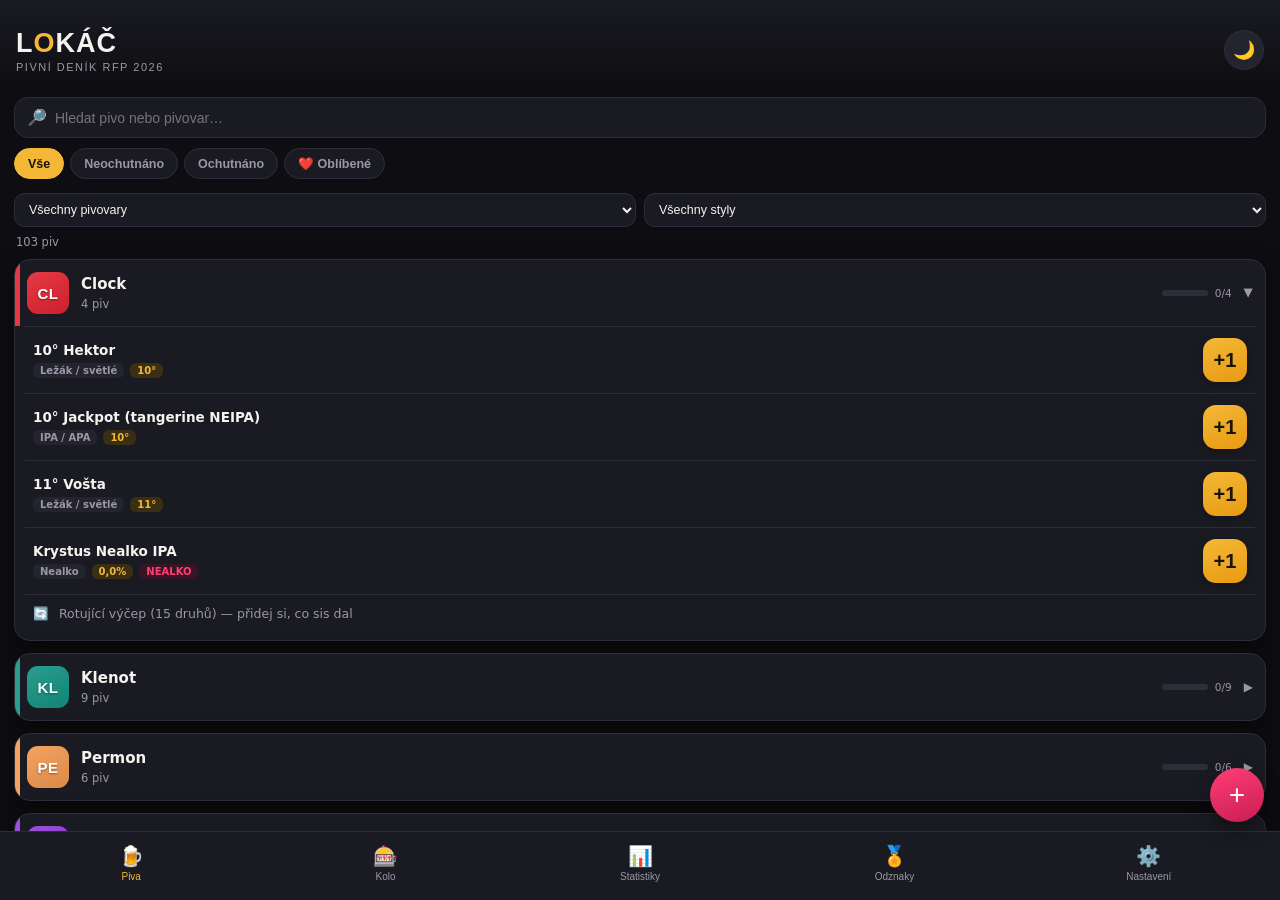
<file: index.html>
<!DOCTYPE html>
<html lang="cs" data-theme="dark">
<head>
  <meta charset="UTF-8">
  <meta name="viewport" content="width=device-width, initial-scale=1, viewport-fit=cover">
  <meta name="theme-color" content="#0e0e12">
  <title>Lokáč</title>
  <link rel="manifest" href="./manifest.webmanifest">
  <link rel="apple-touch-icon" href="./icons/icon-192.png">
  <link rel="stylesheet" href="./styles.css">
</head>
<body>
  <div class="app" id="app">
    <div class="head">
      <div class="title"><b>L<i>O</i>KÁČ</b><small>PIVNÍ DENÍK RFP 2026</small></div>
      <button class="theme-btn" id="themeBtn" title="Přepnout motiv">🌙</button>
    </div>
    <div class="body" id="body"></div>
    <button class="fab" id="fab" title="Přidat vlastní pivo">+</button>
    <div class="tabs" id="tabs">
      <button class="tab active" data-scr="list"><span class="ti">🍺</span>Piva</button>
      <button class="tab" data-scr="wheel"><span class="ti">🎰</span>Kolo</button>
      <button class="tab" data-scr="stats"><span class="ti">📊</span>Statistiky</button>
      <button class="tab" data-scr="ach"><span class="ti">🏅</span>Odznaky</button>
      <button class="tab" data-scr="set"><span class="ti">⚙️</span>Nastavení</button>
    </div>
    <div class="sheet-bg" id="sheetBg"></div>
    <div class="sheet" id="sheet"></div>
  </div>
  <script type="module" src="./js/app.js"></script>
</body>
</html>
</file>
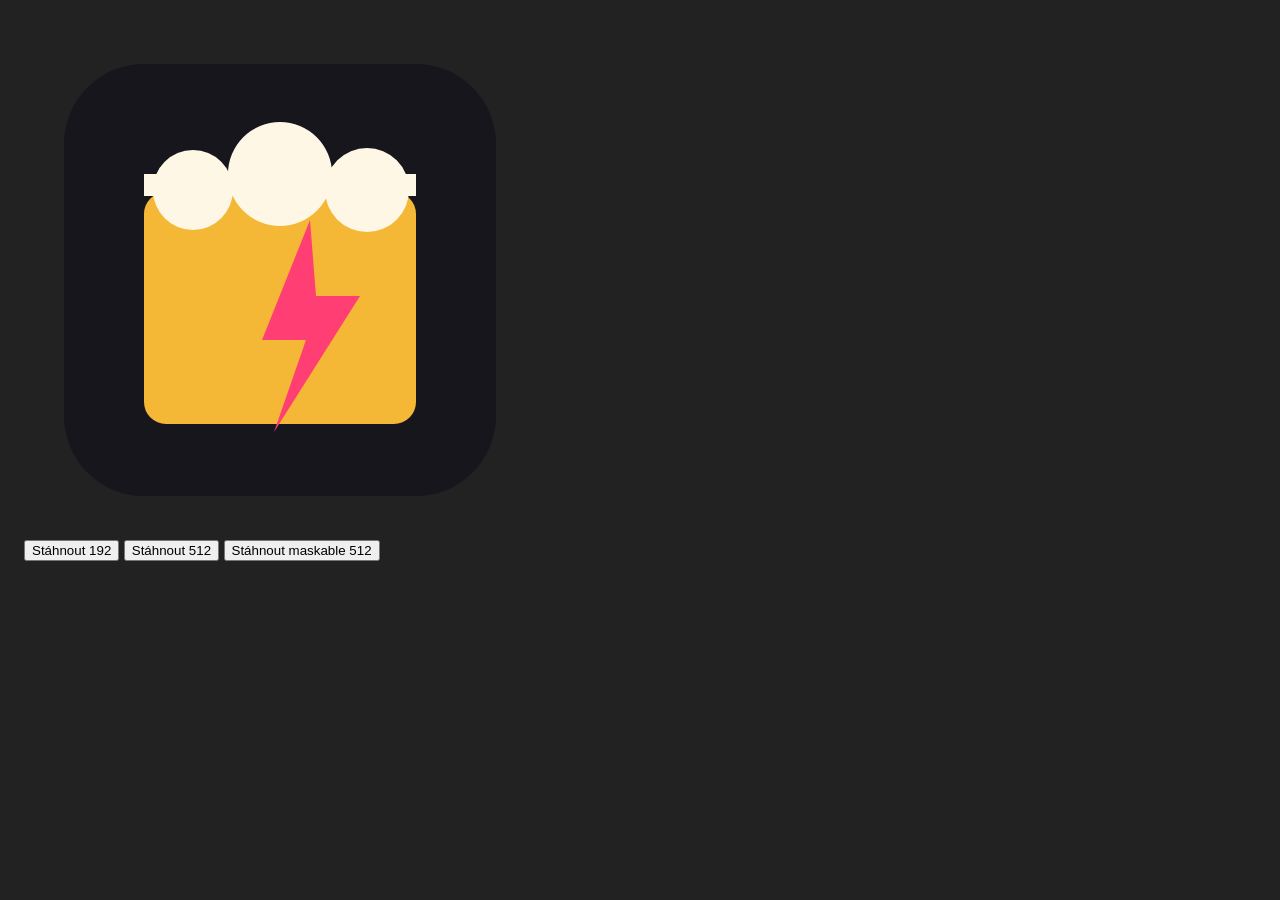
<file: icons/generate-icon.html>
<!DOCTYPE html><html lang="cs"><head><meta charset="UTF-8"><title>Ikona Lokáč</title></head>
<body style="background:#222;color:#eee;font-family:sans-serif;padding:16px">
<canvas id="c" width="512" height="512"></canvas>
<div><button onclick="dl(192,'icon-192.png')">Stáhnout 192</button>
<button onclick="dl(512,'icon-512.png')">Stáhnout 512</button>
<button onclick="dl(512,'icon-maskable-512.png',true)">Stáhnout maskable 512</button></div>
<script>
const c=document.getElementById('c'),x=c.getContext('2d');
function round(rx,ry,w,h,r){x.beginPath();x.moveTo(rx+r,ry);x.arcTo(rx+w,ry,rx+w,ry+h,r);x.arcTo(rx+w,ry+h,rx,ry+h,r);x.arcTo(rx,ry+h,rx,ry,r);x.arcTo(rx,ry,rx+w,ry,r);x.closePath();}
function draw(maskable){
  x.clearRect(0,0,512,512);
  // pozadí
  if(maskable){ x.fillStyle='#0e0e12'; x.fillRect(0,0,512,512); }
  else { x.fillStyle='#16161c'; round(40,40,432,432,80); x.fill(); }
  const pad=maskable?150:120;
  const w=512-2*pad;
  // sklenice (půllitr)
  x.fillStyle='#f4b836'; round(pad,168,w,232,22); x.fill();
  // pěna
  x.fillStyle='#fff7e6'; x.beginPath();
  x.arc(pad+w*0.18,166,40,0,7); x.arc(pad+w*0.5,150,52,0,7); x.arc(pad+w*0.82,166,42,0,7);
  x.fill();
  x.fillRect(pad,150,w,22);
  // blesk (rock)
  x.fillStyle='#ff3e74'; x.beginPath();
  x.moveTo(286,196); x.lineTo(238,316); x.lineTo(282,316); x.lineTo(250,408);
  x.lineTo(336,272); x.lineTo(292,272); x.closePath(); x.fill();
}
function dl(size,name,maskable){const t=document.createElement('canvas');t.width=t.height=size;const tx=t.getContext('2d');draw(maskable);tx.drawImage(c,0,0,size,size);const a=document.createElement('a');a.href=t.toDataURL('image/png');a.download=name;a.click();}
draw(false);
</script></body></html>
</file>
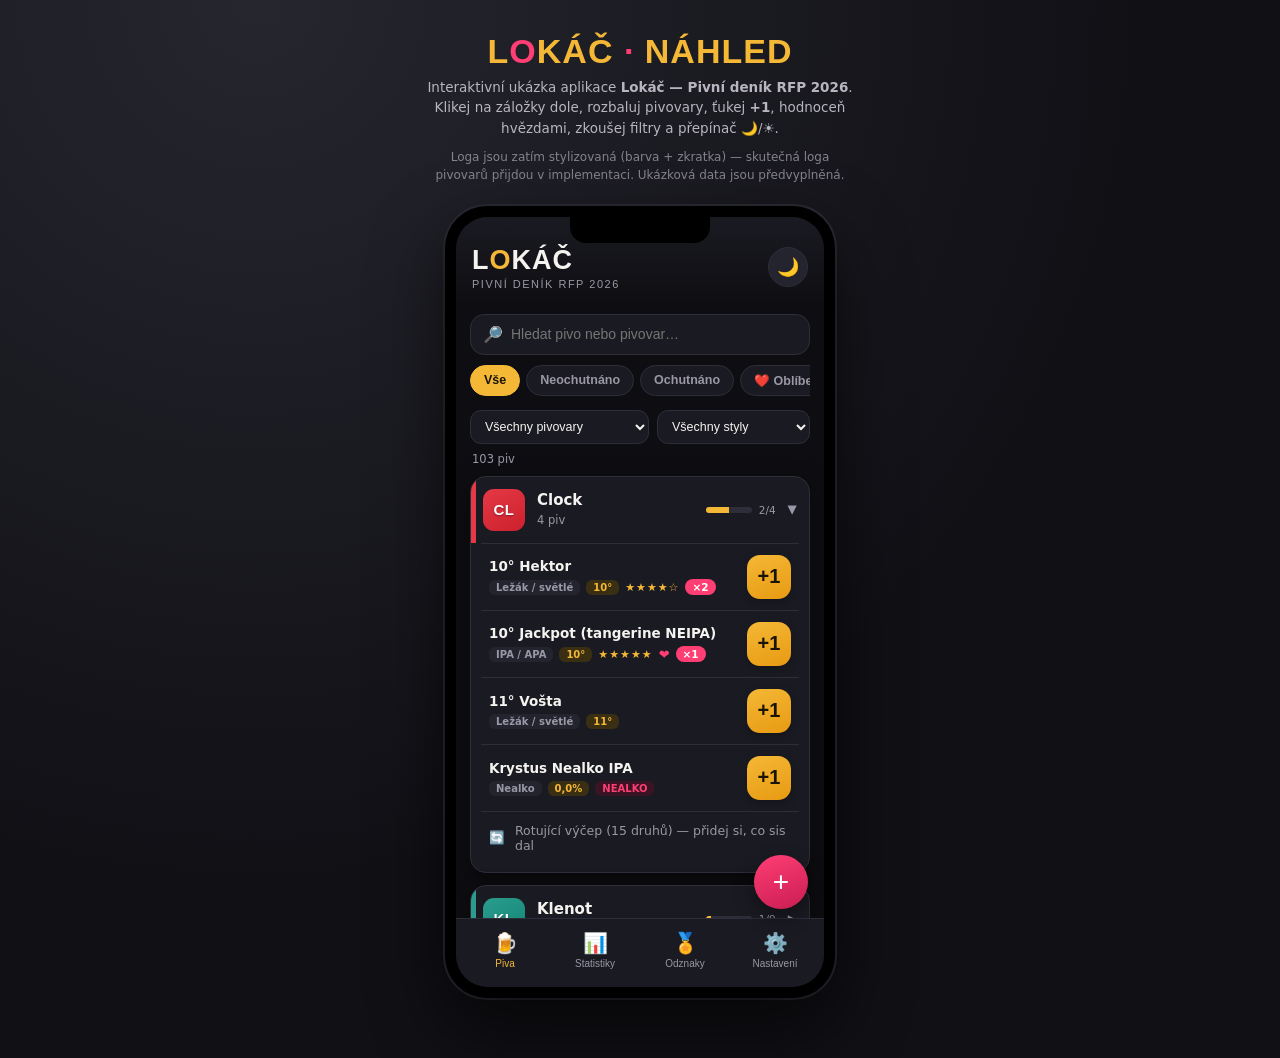
<file: náhledy/lokac-nahled.html>
<!DOCTYPE html>
<html lang="cs">
<head>
<meta charset="UTF-8">
<meta name="viewport" content="width=device-width, initial-scale=1.0">
<title>Lokáč — náhled (Pivní deník RFP 2026)</title>
<style>
  /* ---------- Téma / barvy ---------- */
  .app[data-theme="dark"]{
    --bg:#0e0e12; --surface:#1a1a22; --surface2:#24242f; --text:#f5f3ef;
    --dim:#9a98a6; --border:#2e2e3a; --gold:#f4b836; --gold-soft:#3a2f12;
    --rock:#ff3e74; --rock-soft:#3a1424; --shadow:0 8px 24px rgba(0,0,0,.45);
  }
  .app[data-theme="light"]{
    --bg:#f3ead8; --surface:#fffdf8; --surface2:#f6eede; --text:#1d1a15;
    --dim:#766c59; --border:#e6dac2; --gold:#cf8d04; --gold-soft:#f6e6bf;
    --rock:#e0245e; --rock-soft:#fbd9e4; --shadow:0 8px 22px rgba(120,90,30,.18);
  }
  *{box-sizing:border-box; margin:0; padding:0}
  body{
    font-family:system-ui,"Segoe UI",Roboto,sans-serif;
    background:#15151a;
    background-image:radial-gradient(circle at 20% 0%,#26262f,#101015 60%);
    color:#e8e6e1; min-height:100vh; padding:32px 16px 60px;
    display:flex; flex-direction:column; align-items:center; gap:22px;
  }
  .poster-font{font-family:"Oswald","Arial Narrow","Bebas Neue",Impact,sans-serif;
    letter-spacing:.5px; text-transform:uppercase;}
  /* ---------- Úvodní hlavička náhledu ---------- */
  .intro{max-width:430px; text-align:center}
  .intro h1{font-family:"Oswald","Arial Narrow",Impact,sans-serif; text-transform:uppercase;
    font-size:34px; letter-spacing:1px; color:#f4b836}
  .intro h1 span{color:#ff3e74}
  .intro p{color:#b8b5c0; font-size:13.5px; margin-top:6px; line-height:1.5}
  .intro .tip{margin-top:10px; font-size:12px; color:#86838f}

  /* ---------- Telefonní rám ---------- */
  .phone{
    width:390px; max-width:96vw; height:800px; max-height:88vh;
    background:#000; border-radius:42px; padding:11px;
    box-shadow:0 30px 70px rgba(0,0,0,.6), 0 0 0 2px #2a2a32; position:relative;
  }
  .app{
    position:relative; width:100%; height:100%; border-radius:32px; overflow:hidden;
    background:var(--bg); color:var(--text); display:flex; flex-direction:column;
    transition:background .25s, color .25s;
  }
  .notch{position:absolute; top:0; left:50%; transform:translateX(-50%);
    width:140px; height:26px; background:#000; border-radius:0 0 16px 16px; z-index:50}

  /* ---------- Záhlaví appky ---------- */
  .head{padding:30px 16px 12px; display:flex; align-items:flex-start; justify-content:space-between;
    background:linear-gradient(180deg,var(--surface),transparent); flex:0 0 auto}
  .head .title{font-family:"Oswald","Arial Narrow",Impact,sans-serif; text-transform:uppercase}
  .head .title b{font-size:27px; letter-spacing:1px; display:block; line-height:1}
  .head .title b i{color:var(--gold); font-style:normal}
  .head .title b em{color:var(--rock); font-style:normal}
  .head .title small{color:var(--dim); font-size:11px; letter-spacing:1.5px}
  .theme-btn{background:var(--surface2); border:1px solid var(--border); color:var(--text);
    width:40px; height:40px; border-radius:50%; font-size:18px; cursor:pointer; flex:0 0 auto}

  /* ---------- Obsah / scroll ---------- */
  .body{flex:1 1 auto; overflow-y:auto; padding:4px 14px 90px}
  .body::-webkit-scrollbar{width:0}

  /* ---------- Hledání + filtry ---------- */
  .search{display:flex; align-items:center; gap:8px; background:var(--surface);
    border:1px solid var(--border); border-radius:14px; padding:10px 12px; margin:6px 0 10px}
  .search input{flex:1; background:transparent; border:none; color:var(--text); font-size:14px; outline:none}
  .search .ic{color:var(--dim)}
  .seg{display:flex; gap:6px; overflow-x:auto; padding-bottom:8px; margin-bottom:6px}
  .seg::-webkit-scrollbar{height:0}
  .chip{flex:0 0 auto; background:var(--surface); border:1px solid var(--border); color:var(--dim);
    padding:7px 13px; border-radius:999px; font-size:12.5px; cursor:pointer; white-space:nowrap; font-weight:600}
  .chip.active{background:var(--gold); color:#1a1407; border-color:var(--gold)}
  .selrow{display:flex; gap:8px; margin-bottom:8px}
  .selrow select{flex:1; background:var(--surface); border:1px solid var(--border); color:var(--text);
    padding:8px 10px; border-radius:11px; font-size:12.5px; outline:none}
  .count{font-size:11.5px; color:var(--dim); margin:0 2px 10px; display:flex; justify-content:space-between}
  .count a{color:var(--rock); cursor:pointer; text-decoration:none}

  /* ---------- Sekce pivovaru ---------- */
  .brew{margin-bottom:12px; background:var(--surface); border:1px solid var(--border);
    border-radius:16px; overflow:hidden; box-shadow:var(--shadow)}
  .brew-head{display:flex; align-items:center; gap:12px; padding:12px; cursor:pointer; position:relative}
  .brew-head::before{content:""; position:absolute; left:0; top:0; bottom:0; width:5px; background:var(--accent)}
  .logo{width:42px; height:42px; border-radius:11px; flex:0 0 auto; display:flex; align-items:center;
    justify-content:center; font-family:"Oswald",Impact,sans-serif; font-weight:700; font-size:15px;
    color:#fff; text-shadow:0 1px 2px rgba(0,0,0,.4); letter-spacing:.5px}
  .brew-head .bn{flex:1}
  .brew-head .bn b{font-size:15px; display:block}
  .brew-head .bn small{color:var(--dim); font-size:11.5px}
  .prog{display:flex; align-items:center; gap:7px}
  .prog .bar{width:46px; height:6px; border-radius:3px; background:var(--border); overflow:hidden}
  .prog .bar i{display:block; height:100%; background:var(--gold)}
  .prog small{font-size:10.5px; color:var(--dim)}
  .caret{color:var(--dim); transition:transform .2s; font-size:12px}
  .brew.open .caret{transform:rotate(90deg)}
  .beers{display:none; padding:0 10px 8px}
  .brew.open .beers{display:block}

  /* ---------- Karta piva ---------- */
  .beer{display:flex; align-items:center; gap:10px; padding:11px 8px; border-top:1px solid var(--border)}
  .beer .info{flex:1; min-width:0; cursor:pointer}
  .beer .info b{font-size:13.5px; display:block; line-height:1.25}
  .beer .meta{display:flex; gap:6px; flex-wrap:wrap; margin-top:4px; align-items:center}
  .tag{font-size:10px; padding:2px 7px; border-radius:6px; background:var(--surface2); color:var(--dim); font-weight:600}
  .tag.abv{background:var(--gold-soft); color:var(--gold)}
  .tag.naf{background:var(--rock-soft); color:var(--rock)}
  .stars-mini{color:var(--gold); font-size:11px; letter-spacing:1px}
  .cnt{background:var(--rock); color:#fff; font-size:10.5px; font-weight:800; padding:2px 7px; border-radius:999px}
  .heart{color:var(--rock); font-size:13px}
  .plus{flex:0 0 auto; width:44px; height:44px; border-radius:13px; border:none; cursor:pointer;
    background:linear-gradient(160deg,var(--gold),#e89a12); color:#1a1407; font-weight:800; font-size:20px;
    display:flex; align-items:center; justify-content:center; position:relative; box-shadow:0 3px 8px rgba(0,0,0,.25)}
  .plus:active{transform:scale(.9)}
  .tapdle{padding:11px 8px; border-top:1px solid var(--border); display:flex; gap:10px; align-items:center; color:var(--dim); font-size:12.5px}

  .foam{position:absolute; inset:0; border-radius:13px; overflow:hidden; pointer-events:none}
  .foam i{position:absolute; bottom:0; left:0; right:0; height:0; background:rgba(255,255,255,.55); animation:fill .5s ease-out}
  @keyframes fill{0%{height:0}60%{height:100%}100%{height:0; opacity:0}}

  /* ---------- Detail (spodní list) ---------- */
  .sheet-bg{position:absolute; inset:0; background:rgba(0,0,0,.5); opacity:0; pointer-events:none;
    transition:opacity .25s; z-index:60}
  .sheet-bg.show{opacity:1; pointer-events:auto}
  .sheet{position:absolute; left:0; right:0; bottom:0; max-height:88%; overflow-y:auto;
    background:var(--surface); border-radius:24px 24px 0 0; transform:translateY(100%);
    transition:transform .3s cubic-bezier(.2,.8,.2,1); z-index:61; padding:8px 18px 26px}
  .sheet.show{transform:translateY(0)}
  .grip{width:42px; height:5px; border-radius:3px; background:var(--border); margin:8px auto 14px}
  .d-top{display:flex; gap:14px; align-items:center; margin-bottom:16px}
  .d-top .logo{width:56px; height:56px; border-radius:14px; font-size:19px}
  .d-top b{font-size:19px; display:block; line-height:1.15}
  .d-top small{color:var(--dim); font-size:12.5px}
  .bigplus{width:100%; border:none; cursor:pointer; padding:15px; border-radius:16px; margin-bottom:8px;
    background:linear-gradient(160deg,var(--gold),#e89a12); color:#1a1407; font-weight:800; font-size:16px;
    font-family:"Oswald",Impact,sans-serif; letter-spacing:1px; text-transform:uppercase; position:relative; overflow:hidden}
  .bigplus:active{transform:scale(.98)}
  .d-count{text-align:center; color:var(--dim); font-size:13px; margin-bottom:14px}
  .d-count b{color:var(--rock); font-size:15px}
  .d-label{font-size:11px; color:var(--dim); text-transform:uppercase; letter-spacing:1.5px; margin:16px 0 8px; font-weight:700}
  .d-stars{font-size:34px; color:var(--border); cursor:pointer; letter-spacing:4px}
  .d-stars b{color:var(--gold); cursor:pointer}
  .d-stars b:hover{color:var(--gold)}
  .favbtn{display:inline-flex; align-items:center; gap:8px; background:var(--surface2);
    border:1px solid var(--border); color:var(--text); padding:10px 16px; border-radius:12px; cursor:pointer; font-size:14px; font-weight:600}
  .favbtn.on{background:var(--rock-soft); color:var(--rock); border-color:var(--rock)}
  textarea{width:100%; background:var(--surface2); border:1px solid var(--border); color:var(--text);
    border-radius:12px; padding:12px; font-size:13.5px; font-family:inherit; resize:vertical; min-height:74px; outline:none}
  .hist{font-size:12.5px; color:var(--dim)}
  .hist .h-item{display:flex; justify-content:space-between; padding:8px 0; border-bottom:1px solid var(--border)}
  .hist .h-item button{background:none; border:none; color:var(--rock); cursor:pointer; font-size:12px}

  /* ---------- Statistiky ---------- */
  .ring-wrap{display:flex; flex-direction:column; align-items:center; padding:14px 0 6px}
  .ring{position:relative; width:170px; height:170px}
  .ring svg{transform:rotate(-90deg)}
  .ring .mid{position:absolute; inset:0; display:flex; flex-direction:column; align-items:center; justify-content:center}
  .ring .mid b{font-family:"Oswald",Impact,sans-serif; font-size:42px; line-height:1; color:var(--gold)}
  .ring .mid small{color:var(--dim); font-size:12px; margin-top:3px}
  .ring .mid em{color:var(--rock); font-style:normal; font-size:11.5px; margin-top:4px; font-weight:700}
  .statcards{display:grid; grid-template-columns:1fr 1fr; gap:10px; margin:14px 0}
  .sc{background:var(--surface); border:1px solid var(--border); border-radius:14px; padding:13px}
  .sc b{font-family:"Oswald",Impact,sans-serif; font-size:26px; color:var(--gold); display:block}
  .sc small{color:var(--dim); font-size:11.5px}
  .panel{background:var(--surface); border:1px solid var(--border); border-radius:16px; padding:14px; margin-bottom:12px}
  .panel h3{font-family:"Oswald",Impact,sans-serif; text-transform:uppercase; font-size:14px; letter-spacing:1px; margin-bottom:12px; color:var(--text)}
  .rank{display:flex; align-items:center; gap:10px; padding:7px 0}
  .rank .n{width:20px; color:var(--dim); font-weight:700; font-size:13px}
  .rank .nm{flex:1; font-size:13px}
  .rank .nm small{color:var(--dim); display:block; font-size:10.5px}
  .rank .v{color:var(--gold); font-size:12.5px; font-weight:700}
  .rank .v.rk{color:var(--rock)}
  .barrow{display:flex; align-items:center; gap:9px; margin:7px 0; font-size:12px}
  .barrow .lbl{width:96px; color:var(--dim); flex:0 0 auto}
  .barrow .track{flex:1; height:9px; background:var(--surface2); border-radius:5px; overflow:hidden}
  .barrow .track i{display:block; height:100%; border-radius:5px; background:var(--gold)}
  .barrow .num{width:18px; text-align:right; color:var(--text); font-weight:700}
  .days{display:flex; align-items:flex-end; gap:10px; height:120px; padding-top:8px}
  .day{flex:1; display:flex; flex-direction:column; align-items:center; gap:6px; height:100%; justify-content:flex-end}
  .day .col{width:70%; background:linear-gradient(180deg,var(--gold),#e89a12); border-radius:6px 6px 0 0; min-height:3px}
  .day .dl{font-size:10px; color:var(--dim)}
  .day .dv{font-size:11px; font-weight:700}

  /* ---------- Odznaky ---------- */
  .badges{display:grid; grid-template-columns:1fr 1fr; gap:12px; padding-top:6px}
  .badge{background:var(--surface); border:1px solid var(--border); border-radius:16px; padding:16px 12px; text-align:center; position:relative; overflow:hidden}
  .badge.locked{opacity:.6}
  .badge .em{font-size:34px; filter:grayscale(1)}
  .badge.unlocked .em{filter:none; animation:pop .4s ease}
  @keyframes pop{0%{transform:scale(.4)}70%{transform:scale(1.2)}100%{transform:scale(1)}}
  .badge b{display:block; font-size:13px; margin:8px 0 3px}
  .badge small{color:var(--dim); font-size:10.5px; line-height:1.3; display:block}
  .badge .pbar{height:5px; background:var(--surface2); border-radius:3px; margin-top:9px; overflow:hidden}
  .badge .pbar i{display:block; height:100%; background:var(--rock)}
  .badge.unlocked{border-color:var(--gold)}
  .badge.unlocked::after{content:"✓"; position:absolute; top:8px; right:10px; color:var(--gold); font-weight:800}
  .badge.unlocked .pbar i{background:var(--gold)}

  /* ---------- Nastavení ---------- */
  .setrow{display:flex; align-items:center; justify-content:space-between; background:var(--surface);
    border:1px solid var(--border); border-radius:14px; padding:14px 15px; margin-bottom:10px}
  .setrow .l b{font-size:14px; display:block}
  .setrow .l small{color:var(--dim); font-size:11.5px}
  .setrow button, .btn{background:var(--surface2); border:1px solid var(--border); color:var(--text);
    padding:9px 14px; border-radius:10px; cursor:pointer; font-size:13px; font-weight:600}
  .btn.gold{background:var(--gold); color:#1a1407; border-color:var(--gold)}
  .btn.danger{background:var(--rock-soft); color:var(--rock); border-color:var(--rock)}
  .switch{width:52px; height:30px; border-radius:999px; background:var(--surface2); border:1px solid var(--border);
    position:relative; cursor:pointer}
  .switch i{position:absolute; top:3px; left:3px; width:22px; height:22px; border-radius:50%; background:var(--gold); transition:left .2s}
  .app[data-theme="light"] .switch i{left:25px}

  /* ---------- Plovoucí tlačítko + ---------- */
  .fab{position:absolute; right:16px; bottom:78px; width:54px; height:54px; border-radius:50%; border:none; z-index:40;
    background:linear-gradient(160deg,var(--rock),#c91d52); color:#fff; font-size:28px; cursor:pointer;
    box-shadow:0 8px 20px rgba(0,0,0,.4); display:flex; align-items:center; justify-content:center}
  .fab:active{transform:scale(.92)}

  /* ---------- Spodní lišta ---------- */
  .tabs{flex:0 0 auto; display:flex; background:var(--surface); border-top:1px solid var(--border); padding:8px 4px 14px}
  .tab{flex:1; background:none; border:none; cursor:pointer; color:var(--dim); display:flex; flex-direction:column;
    align-items:center; gap:3px; font-size:10px; padding:4px}
  .tab .ti{font-size:20px}
  .tab.active{color:var(--gold)}
  .scr{display:none}
  .scr.active{display:block}
  h2.scr-title{font-family:"Oswald",Impact,sans-serif; text-transform:uppercase; letter-spacing:1px; font-size:20px; margin:8px 2px 12px}
</style>
</head>
<body>

  <div class="intro">
    <h1>L<span>O</span>KÁČ <span>·</span> náhled</h1>
    <p>Interaktivní ukázka aplikace <b>Lokáč — Pivní deník RFP 2026</b>. Klikej na záložky dole, rozbaluj pivovary, ťukej <b>+1</b>, hodnoceň hvězdami, zkoušej filtry a přepínač 🌙/☀️.</p>
    <p class="tip">Loga jsou zatím stylizovaná (barva + zkratka) — skutečná loga pivovarů přijdou v implementaci. Ukázková data jsou předvyplněná.</p>
  </div>

  <div class="phone">
    <div class="app" data-theme="dark" id="app">
      <div class="notch"></div>

      <div class="head">
        <div class="title">
          <b>L<i>O</i>KÁČ</b>
          <small>PIVNÍ DENÍK RFP 2026</small>
        </div>
        <button class="theme-btn" id="themeBtn" title="Přepnout motiv">🌙</button>
      </div>

      <div class="body" id="body"></div>

      <button class="fab" id="fab" title="Přidat vlastní pivo">+</button>

      <div class="tabs" id="tabs">
        <button class="tab active" data-scr="list"><span class="ti">🍺</span>Piva</button>
        <button class="tab" data-scr="stats"><span class="ti">📊</span>Statistiky</button>
        <button class="tab" data-scr="ach"><span class="ti">🏅</span>Odznaky</button>
        <button class="tab" data-scr="set"><span class="ti">⚙️</span>Nastavení</button>
      </div>

      <!-- detail sheet -->
      <div class="sheet-bg" id="sheetBg"></div>
      <div class="sheet" id="sheet"></div>
    </div>
  </div>

<script>
/* ===================== DATA ===================== */
const STYLES = {
  lezak:{label:"Ležák / světlé", color:"#f4b836"},
  ipa:{label:"IPA / APA", color:"#6cc24a"},
  sour:{label:"Sour / kyselák", color:"#e85d9c"},
  summer:{label:"Summer Ale", color:"#ffa94d"},
  wheat:{label:"Pšeničné", color:"#e9c46a"},
  dark:{label:"Tmavé / speciál", color:"#a06a3c"},
  nealko:{label:"Nealko", color:"#4aa3e8"},
  cider:{label:"Cider", color:"#8ed11f"},
  radler:{label:"Radler / limo", color:"#c77dff"}
};

const BREWERIES = [
 {id:"clock", name:"Clock", color:"#e63946", ini:"CL"},
 {id:"klenot", name:"Klenot", color:"#2a9d8f", ini:"KL"},
 {id:"permon", name:"Permon", color:"#f4a261", ini:"PE"},
 {id:"madcat", name:"MadCat", color:"#9d4edd", ini:"MC"},
 {id:"cerno", name:"Černokostelecký pivovar", color:"#457b9d", ini:"ČK"},
 {id:"budmik", name:"Budvar & Mikkeller", color:"#ffb703", ini:"B&M"},
 {id:"hak", name:"Hákův Parní Pivovar", color:"#06a77d", ini:"HÁ"},
 {id:"prazdroj", name:"Plzeňský Prazdroj", color:"#c1121f", ini:"PP"},
 {id:"opice", name:"Nachmelená Opice", color:"#8338ec", ini:"NO"},
 {id:"elektrarna", name:"Elektrárna", color:"#fb8500", ini:"EL"},
 {id:"tatuv", name:"Cider Tátův sad", color:"#80b918", ini:"TS"},
 {id:"heineken", name:"Heineken", color:"#2e933c", ini:"HK"},
 {id:"chotebor", name:"Chotěboř", color:"#3a6ea5", ini:"CH"},
 {id:"rampusak", name:"Rampušák", color:"#bc6c25", ini:"RA"},
 {id:"strongbow", name:"Strongbow", color:"#d62828", ini:"SB"},
 {id:"pocernice", name:"Dolní Počernice", color:"#6a994e", ini:"DP"},
 {id:"budvar", name:"Budějovický Budvar", color:"#0353a4", ini:"BV"},
 {id:"unetice", name:"Únětický Pivovar", color:"#7209b7", ini:"ÚN"},
 {id:"desperados", name:"Desperados", color:"#e85d04", ini:"DE"},
 {id:"amity", name:"Amity Drinks", color:"#43aa8b", ini:"AM"},
 {id:"staropramen", name:"Pivovary Staropramen", color:"#e09f3e", ini:"ST"},
 {id:"bernard", name:"Bernard", color:"#386641", ini:"BE"},
 {id:"budvarcraft", name:"Budvar craft beer stage", color:"#023e8a", ini:"BC"}
];

/* každé pivo: [pivovar, název, styl, abv, nealko?, tap?] */
const RAW = [
 ["clock","10° Hektor","lezak","10°"],
 ["clock","10° Jackpot (tangerine NEIPA)","ipa","10°"],
 ["clock","11° Vošta","lezak","11°"],
 ["clock","Krystus Nealko IPA","nealko","0,0%",true],
 ["clock","Rotující výčep (15 druhů)","",,, true],

 ["klenot","Polotmavé 11° festivalová","dark","11°"],
 ["klenot","12° nefiltr","lezak","12°"],
 ["klenot","Festivalový Hazy ALE 11°","ipa","11°"],
 ["klenot","Kyseláč mango & broskev 10°","sour","10°"],
 ["klenot","IPA 15°","ipa","15°"],
 ["klenot","Pšeničné","wheat"],
 ["klenot","Nealko grep","nealko","0,0%",true],
 ["klenot","Komix cider","cider"],
 ["klenot","Sezonní speciál","dark"],

 ["permon","Těhotná Dvanáctka","lezak","12°"],
 ["permon","Sokolovská Desítka","lezak","10°"],
 ["permon","PAPA","ipa"],
 ["permon","Sherpa IPA","ipa"],
 ["permon","Summer ALE","summer"],
 ["permon","Tropical Fruit Sour","sour"],

 ["madcat","Summer ALE Jiskra","summer"],
 ["madcat","Fruit Sour Mango-Piňa-Coco","sour"],
 ["madcat","Ležák","lezak"],
 ["madcat","Session NEIPA Juicy Cat","ipa"],
 ["madcat","Nealko Madcat","nealko","0,0%",true],

 ["cerno","Dešťovka 10°","lezak","10°"],
 ["cerno","Vycpaná Vydra 12°","lezak","12°"],
 ["cerno","Rock Svině Summer ALE 9°","summer","9°"],
 ["cerno","West Coast IPA 12°","ipa","12°"],
 ["cerno","Černá Svině 13°","dark","13°"],
 ["cerno","Kyselátko Grep Limeta 12°","sour","12°"],
 ["cerno","Tropival Yuzu Nealko","nealko","0,0%",true],

 ["budmik","Twogether Forever Summer ALE","summer"],

 ["hak","Hák 10°","lezak","10°"],
 ["hak","Hák 11°","lezak","11°"],
 ["hak","POETA Hák Černá 13°","dark","13°"],
 ["hak","ASTRONAUT Galaxy IPA 15°","ipa","15°"],
 ["hak","AMÍK APA 13°","ipa","13°"],
 ["hak","BEACH BOY Summer Ale 8°","summer","8°"],
 ["hak","CELEBRITA Neipa 14°","ipa","14°"],
 ["hak","ZAHRADNICE Pampeliška ALE 10°","summer","10°"],
 ["hak","Session ALE 9° Ovocný","summer","9°"],
 ["hak","ROŠŤÁK MangoSour 11°","sour","11°"],
 ["hak","CHULIGÁN Black Currant Sour Shake 10°","sour","10°"],
 ["hak","White APA 12°","ipa","12°"],
 ["hak","GENTLEMAN RedAle 11°","dark","11°"],
 ["hak","Řezané","dark"],

 ["prazdroj","Pilsner Urquell","lezak","12°"],
 ["prazdroj","Radegast Rázná","lezak"],
 ["prazdroj","Birell Pomelo & Grep","nealko","0,0%",true],
 ["prazdroj","Birell Nealko","nealko","0,0%",true],
 ["prazdroj","Radegast Rezist","lezak"],

 ["opice","11° Ležák","lezak","11°"],
 ["opice","12° Sun APA","ipa","12°"],
 ["opice","Nealko IPA Free","nealko","0,0%",true],
 ["opice","15° Pastry Kyseláč rybíz, vanilka, malina","sour","15°"],
 ["opice","13° Nectaron Hazy Pale Ale","ipa","13°"],

 ["elektrarna","Pilsner Urquell","lezak","12°"],
 ["elektrarna","Radegast Rázná","lezak"],
 ["elektrarna","Birell Pomelo & Grep","nealko","0,0%",true],
 ["elektrarna","Birell Nealko","nealko","0,0%",true],
 ["elektrarna","Radegast Rezist","lezak"],

 ["tatuv","Craft Cider suchý","cider"],
 ["tatuv","Craft Cider Veselá višeň","cider"],

 ["heineken","Heineken","lezak"],
 ["heineken","Heineken 0,0","nealko","0,0%",true],

 ["chotebor","Prémium 12%","lezak","12°"],
 ["chotebor","Plus 11%","lezak","11°"],
 ["chotebor","Polo 11%","dark","11°"],
 ["chotebor","Patron Nealkoholický","nealko","0,0%",true],
 ["chotebor","Radler nealko","radler","0,0%",true],
 ["chotebor","Radler","radler"],
 ["chotebor","Bezinka Limo","radler"],

 ["rampusak","Dobrušská nefiltr 11°","lezak","11°"],
 ["rampusak","Rampušák nefiltr 12°","lezak","12°"],
 ["rampusak","Summer ALE 9°","summer","9°"],
 ["rampusak","Rock´n´ALE 11°","summer","11°"],
 ["rampusak","Sour ALE Mango-Maracuja 11°","sour","11°"],
 ["rampusak","DryHop Nealkoholický","nealko","0,0%",true],
 ["rampusak","Blood Orange Nealkoholický","nealko","0,0%",true],

 ["strongbow","Gold Apple Cider","cider"],

 ["pocernice","Počernická 12°","lezak","12°"],
 ["pocernice","Kopřivový Speciál 12°","dark","12°"],
 ["pocernice","Barborka Černá 13°","dark","13°"],
 ["pocernice","Summer ALE 11°","summer","11°"],
 ["pocernice","Počernický Radler Meruňka","radler"],
 ["pocernice","Limonáda Broňa","radler"],

 ["budvar","Budvar 33","lezak"],
 ["budvar","Budvar Original","lezak"],
 ["budvar","Redix","radler"],

 ["unetice","Letní Speciál Únětická 8°","lezak","8°"],
 ["unetice","Únětická 10,7° filtrovaná","lezak","10,7°"],
 ["unetice","Skippy XPA","ipa"],
 ["unetice","Únulka IPA Nealko","nealko","0,0%",true],

 ["desperados","Desperados Original","lezak"],

 ["amity","Cider Jablko-Hruška","cider"],
 ["amity","Cider Polosuchý","cider"],

 ["staropramen","Mustang 12° Hořký","lezak","12°"],
 ["staropramen","Černá Barbora 13°","dark","13°"],
 ["staropramen","Cool Nealko 0,0 Grep","nealko","0,0%",true],

 ["bernard","Bernard Jedenáctka","lezak","11°"],
 ["bernard","Bernard Grep","nealko","0,0%",true],
 ["bernard","Bernard Švestka","nealko","0,0%",true],
 ["bernard","Bernard Mix","radler"],

 ["budvarcraft","Rotující výčep (25 druhů)","",,, true]
];

// flat list of beers with ids
const BEERS = RAW.map((r,i)=>({
  id:"b"+i, brewery:r[0], name:r[1], style:r[2]||"", abv:r[3]||"",
  af:!!r[4], tap:!!r[5]
}));
const REALCOUNT = BEERS.filter(b=>!b.tap).length;

/* ===================== STAV (jen pro náhled, v paměti) ===================== */
const U = {}; // beerId -> {rating, note, fav, taps:[]}
function ud(id){ return U[id] || (U[id]={rating:0,note:"",fav:false,taps:[]}); }

// festival dny
const DAYS = ["2026-06-10","2026-06-11","2026-06-12","2026-06-13","2026-06-14"];
const DAY_LBL = ["St 10.6.","Čt 11.6.","Pá 12.6.","So 13.6.","Ne 14.6."];

// předvyplněná ukázková data
function findId(brew,name){ const b=BEERS.find(x=>x.brewery===brew && x.name===name); return b?b.id:null; }
function preset(brew,name,rating,fav,note,taps){ const id=findId(brew,name); if(!id)return;
  U[id]={rating,note:note||"",fav:!!fav,taps:taps||[]}; }
preset("prazdroj","Pilsner Urquell",5,true,"Klasika, na place vždycky sázka na jistotu.",
  ["2026-06-10T17:20","2026-06-10T21:05","2026-06-11T16:40","2026-06-12T19:10","2026-06-13T18:00","2026-06-14T15:30"]);
preset("clock","10° Hektor",4,false,"Svěží, dobrá hořkost.",["2026-06-10T18:30","2026-06-11T20:15"]);
preset("clock","10° Jackpot (tangerine NEIPA)",5,true,"Mandarinková bomba!",["2026-06-11T19:00"]);
preset("permon","Summer ALE",3,false,"Fajn na žízeň.",["2026-06-10T19:45"]);
preset("hak","ASTRONAUT Galaxy IPA 15°",5,false,"Silné, ale super.",["2026-06-12T20:30","2026-06-13T21:00"]);
preset("cerno","Rock Svině Summer ALE 9°",4,false,"",["2026-06-12T17:15"]);
preset("klenot","Kyseláč mango & broskev 10°",4,true,"Krásně kyselé.",["2026-06-13T16:20"]);
preset("opice","Nealko IPA Free",4,false,"Skvělé nealko, ani bys neřekl.",["2026-06-11T22:10"]);
preset("prazdroj","Birell Nealko",3,false,"",["2026-06-14T14:00"]);
preset("rampusak","DryHop Nealkoholický",4,false,"Překvapivě plné.",["2026-06-13T13:30"]);
preset("madcat","Fruit Sour Mango-Piňa-Coco",5,true,"Nej sour festivalu.",["2026-06-12T18:50"]);
preset("staropramen","Černá Barbora 13°",4,false,"Tmavá pecka.",["2026-06-14T20:00"]);
preset("tatuv","Craft Cider Veselá višeň",3,false,"",["2026-06-13T19:40"]);

/* ===================== ODZNAKY ===================== */
const ACH = [
 {id:"prvo", em:"🍺", name:"Prvotřídní", desc:"Ochutnej první pivo", tgt:1, val:s=>s.tasted},
 {id:"rozjezd", em:"🚀", name:"Rozjezd", desc:"Ochutnej 5 různých piv", tgt:5, val:s=>s.tasted},
 {id:"deci", em:"🔟", name:"Decimálka", desc:"Celkem 10 piv", tgt:10, val:s=>s.totalDrinks},
 {id:"maraton", em:"🏃", name:"Maratonec", desc:"Celkem 25 piv", tgt:25, val:s=>s.totalDrinks},
 {id:"padesatka", em:"🏅", name:"Padesátka", desc:"Ochutnej 50 různých piv", tgt:50, val:s=>s.tasted},
 {id:"sto", em:"💯", name:"Stovkař", desc:"Ochutnej 100 různých piv", tgt:100, val:s=>s.tasted},
 {id:"kral", em:"👑", name:"Král festivalu", desc:"Ochutnej úplně všechna piva", tgt:REALCOUNT, val:s=>s.tasted},
 {id:"cest", em:"🌍", name:"Cestovatel", desc:"Piva od 5 různých pivovarů", tgt:5, val:s=>s.brewsTasted},
 {id:"lokal", em:"🗺️", name:"Lokálpatriot", desc:"Piva od 10 různých pivovarů", tgt:10, val:s=>s.brewsTasted},
 {id:"verny", em:"🏭", name:"Věrný fanoušek", desc:"Všechna piva jednoho pivovaru", tgt:1,
   val:s=>s.anyBreweryComplete?1:0, prog:s=>s.bestBrewery},
 {id:"styl", em:"🌈", name:"Sběratel stylů", desc:"Piva ze 4 různých stylů", tgt:4, val:s=>s.stylesTasted},
 {id:"mistr", em:"🎨", name:"Mistr stylů", desc:"Ochutnej všech 9 stylů", tgt:9, val:s=>s.stylesTasted},
 {id:"chmel", em:"🌿", name:"Chmelová hlava", desc:"5 piv stylu IPA / APA", tgt:5, val:s=>s.styleCounts.ipa},
 {id:"tma", em:"🌑", name:"Tmavá strana", desc:"3 tmavá / speciál piva", tgt:3, val:s=>s.styleCounts.dark},
 {id:"zodp", em:"🚫", name:"Zodpovědný", desc:"Ochutnej 3 nealko piva", tgt:3, val:s=>s.nealkoTasted},
 {id:"stamgast", em:"🍻", name:"Štamgast", desc:"Dej si jedno pivo aspoň 5×", tgt:5, val:s=>s.maxBeerTaps},
 {id:"zizen", em:"🔥", name:"Žíznivý den", desc:"5 piv během jednoho dne", tgt:5, val:s=>s.maxDayCount},
 {id:"sova", em:"🦉", name:"Noční sova", desc:"Pivo mezi půlnocí a 4:00", tgt:1, val:s=>s.nightOwl?1:0},
 {id:"krit", em:"⭐", name:"Kritik", desc:"Ohodnoť 20 piv", tgt:20, val:s=>s.rated},
 {id:"srdcar", em:"💗", name:"Srdcař", desc:"Označ 5 oblíbených", tgt:5, val:s=>s.favCount},
 {id:"recenzent", em:"📝", name:"Recenzent", desc:"Napiš poznámku k 10 pivům", tgt:10, val:s=>s.noteCount},
 {id:"vytr", em:"🌅", name:"Vytrvalec", desc:"Pivo v každý den festivalu", tgt:5, val:s=>s.daysActive}
];

/* ===================== VÝPOČTY ===================== */
function computeStats(){
  const real = BEERS.filter(b=>!b.tap);
  let tasted=0, totalDrinks=0, rated=0, nealkoTasted=0, favCount=0, noteCount=0, maxBeerTaps=0, nightOwl=false;
  const brews=new Set(), styles=new Set(), daySet=new Set();
  const styleCounts={}; Object.keys(STYLES).forEach(k=>styleCounts[k]=0);
  const dayCounts={}; DAYS.forEach(d=>dayCounts[d]=0); let other=0;
  real.forEach(b=>{
    const d=U[b.id]; if(!d)return;
    const c=d.taps.length;
    if(c>0){ tasted++; brews.add(b.brewery); if(b.style){styles.add(b.style); styleCounts[b.style]++;} if(b.af)nealkoTasted++; }
    if(c>maxBeerTaps)maxBeerTaps=c;
    totalDrinks+=c;
    if(d.rating>0)rated++;
    if(d.fav)favCount++;
    if(d.note&&d.note.trim())noteCount++;
    d.taps.forEach(t=>{
      const day=t.slice(0,10); if(dayCounts[day]!=null){dayCounts[day]++; daySet.add(day);} else other++;
      const hr=parseInt(t.slice(11,13),10); if(hr>=0&&hr<4)nightOwl=true;
    });
  });
  // pivovar completion
  let bestFrac=0, bestBrewery="0/0", anyComplete=false;
  BREWERIES.forEach(br=>{
    const list=real.filter(b=>b.brewery===br.id); if(!list.length)return;
    const t=list.filter(b=>U[b.id]&&U[b.id].taps.length>0).length;
    if(t/list.length>bestFrac){bestFrac=t/list.length; bestBrewery=t+"/"+list.length;}
    if(t===list.length)anyComplete=true;
  });
  const maxDayCount=Math.max(0,...DAYS.map(d=>dayCounts[d]));
  return {tasted, total:real.length, totalDrinks, rated, nealkoTasted, favCount, noteCount,
    maxBeerTaps, nightOwl, maxDayCount, styleCounts,
    brewsTasted:brews.size, stylesTasted:styles.size, daysActive:daySet.size,
    anyBreweryComplete:anyComplete, bestBrewery, dayCounts, other};
}

/* ===================== POMOCNÉ ===================== */
const $=s=>document.querySelector(s);
const body=$("#body");
let curScr="list";
const openBrews=new Set();
const filter={q:"",taste:"all",brewery:"all",style:"all"};

function brewById(id){return BREWERIES.find(b=>b.id===id);}
function logoHTML(br,cls){return `<div class="${cls||'logo'}" style="background:linear-gradient(150deg,${br.color},${shade(br.color,-25)})">${br.ini}</div>`;}
function shade(hex,p){let n=parseInt(hex.slice(1),16);let r=(n>>16)+p,g=((n>>8)&255)+p,b=(n&255)+p;
  r=Math.max(0,Math.min(255,r));g=Math.max(0,Math.min(255,g));b=Math.max(0,Math.min(255,b));
  return "#"+((r<<16)|(g<<8)|b).toString(16).padStart(6,"0");}
function starStr(n){return "★★★★★".slice(0,n)+"☆☆☆☆☆".slice(0,5-n);}

/* ===================== RENDER: SEZNAM ===================== */
function matchBeer(b){
  if(b.tap) return filter.taste==="all" && filter.brewery!=="__none";
  const d=U[b.id]; const tastedFlag=d&&d.taps.length>0;
  if(filter.taste==="tasted"&&!tastedFlag)return false;
  if(filter.taste==="untasted"&&tastedFlag)return false;
  if(filter.taste==="fav"&&!(d&&d.fav))return false;
  if(filter.style!=="all"&&b.style!==filter.style)return false;
  if(filter.q){const q=filter.q.toLowerCase();
    const br=brewById(b.brewery);
    if(!b.name.toLowerCase().includes(q)&&!br.name.toLowerCase().includes(q))return false;}
  return true;
}
function renderList(){
  const filtering = filter.q||filter.taste!=="all"||filter.style!=="all"||filter.brewery!=="all";
  let visibleBeers=0;
  let secHTML="";
  const brewList = filter.brewery==="all"?BREWERIES:BREWERIES.filter(b=>b.id===filter.brewery);
  brewList.forEach(br=>{
    const all=BEERS.filter(b=>b.brewery===br.id);
    const real=all.filter(b=>!b.tap);
    const shown=all.filter(matchBeer);
    if(!shown.length)return;
    visibleBeers+=shown.filter(b=>!b.tap).length;
    const tasted=real.filter(b=>U[b.id]&&U[b.id].taps.length>0).length;
    const pct=real.length?Math.round(tasted/real.length*100):0;
    const open = openBrews.has(br.id) || filtering;
    secHTML+=`<div class="brew ${open?'open':''}" data-brew="${br.id}">
      <div class="brew-head" style="--accent:${br.color}" onclick="toggleBrew('${br.id}')">
        ${logoHTML(br)}
        <div class="bn"><b>${br.name}</b><small>${real.length} piv</small></div>
        <div class="prog"><div class="bar"><i style="width:${pct}%"></i></div><small>${tasted}/${real.length}</small></div>
        <span class="caret">▶</span>
      </div>
      <div class="beers">${shown.map(beerRow).join("")}</div>
    </div>`;
  });
  if(!secHTML)secHTML=`<div style="text-align:center;color:var(--dim);padding:40px 0">Nic nenalezeno 🤷</div>`;

  body.innerHTML=`
    <div class="search">
      <span class="ic">🔎</span>
      <input id="q" placeholder="Hledat pivo nebo pivovar…" value="${filter.q}">
    </div>
    <div class="seg">
      ${seg("all","Vše")}${seg("untasted","Neochutnáno")}${seg("tasted","Ochutnáno")}${seg("fav","❤️ Oblíbené")}
    </div>
    <div class="selrow">
      <select id="fbrew">${optBrew()}</select>
      <select id="fstyle">${optStyle()}</select>
    </div>
    <div class="count"><span>${visibleBeers} piv${filtering?" • filtrováno":""}</span>${filtering?'<a onclick="clearFilter()">✕ zrušit filtry</a>':''}</div>
    ${secHTML}`;

  $("#q").oninput=e=>{filter.q=e.target.value; const p=$("#q").selectionStart; renderList(); const i=$("#q"); i.focus(); i.setSelectionRange(p,p);};
  $("#fbrew").onchange=e=>{filter.brewery=e.target.value; renderList();};
  $("#fstyle").onchange=e=>{filter.style=e.target.value; renderList();};
}
function seg(v,l){return `<button class="chip ${filter.taste===v?'active':''}" onclick="setTaste('${v}')">${l}</button>`;}
function optBrew(){let o=`<option value="all">Všechny pivovary</option>`;
  BREWERIES.forEach(b=>o+=`<option value="${b.id}" ${filter.brewery===b.id?'selected':''}>${b.name}</option>`); return o;}
function optStyle(){let o=`<option value="all">Všechny styly</option>`;
  Object.keys(STYLES).forEach(k=>o+=`<option value="${k}" ${filter.style===k?'selected':''}>${STYLES[k].label}</option>`); return o;}
function beerRow(b){
  if(b.tap)return `<div class="tapdle">🔄 <span>${b.name} — přidej si, co sis dal</span></div>`;
  const d=U[b.id]; const c=d?d.taps.length:0;
  return `<div class="beer">
    <div class="info" onclick="openDetail('${b.id}')">
      <b>${b.name}</b>
      <div class="meta">
        ${b.style?`<span class="tag">${STYLES[b.style].label}</span>`:""}
        ${b.abv?`<span class="tag abv">${b.abv}</span>`:""}
        ${b.af?`<span class="tag naf">NEALKO</span>`:""}
        ${d&&d.rating?`<span class="stars-mini">${starStr(d.rating)}</span>`:""}
        ${d&&d.fav?`<span class="heart">❤</span>`:""}
        ${c?`<span class="cnt">×${c}</span>`:""}
      </div>
    </div>
    <button class="plus" onclick="quickTap(event,'${b.id}')">+1<span class="foam"></span></button>
  </div>`;
}
function setTaste(v){filter.taste=v; renderList();}
function clearFilter(){filter.q="";filter.taste="all";filter.brewery="all";filter.style="all"; renderList();}
function toggleBrew(id){ if(openBrews.has(id))openBrews.delete(id); else openBrews.add(id); renderList(); }
function quickTap(e,id){ e.stopPropagation(); ud(id).taps.push(new Date().toISOString().slice(0,16));
  const f=e.currentTarget.querySelector(".foam"); f.innerHTML="<i></i>"; setTimeout(()=>f.innerHTML="",500);
  renderList(); }

/* ===================== DETAIL ===================== */
let detailId=null;
function openDetail(id){ detailId=id; const b=BEERS.find(x=>x.id===id); const br=brewById(b.brewery); const d=ud(id);
  const c=d.taps.length;
  $("#sheet").innerHTML=`
    <div class="grip"></div>
    <div class="d-top">${logoHTML(br,"logo")}<div><b>${b.name}</b><small>${br.name}</small></div></div>
    <div style="display:flex;gap:6px;flex-wrap:wrap;margin-bottom:14px">
      ${b.style?`<span class="tag">${STYLES[b.style].label}</span>`:""}
      ${b.abv?`<span class="tag abv">${b.abv}</span>`:""}
      ${b.af?`<span class="tag naf">NEALKO</span>`:""}
    </div>
    <button class="bigplus" onclick="detailTap()">🍺 Dal jsem si +1</button>
    <div class="d-count">Měl jsem <b>${c}×</b></div>

    <div class="d-label">Hodnocení</div>
    <div class="d-stars">${[1,2,3,4,5].map(n=>`<span onclick="setRating(${n})" ${n<=d.rating?'class="on"':''}>${n<=d.rating?'<b>★</b>':'★'}</span>`).join("")}</div>

    <div class="d-label">Oblíbené</div>
    <button class="favbtn ${d.fav?'on':''}" onclick="toggleFav()">${d.fav?'❤ V oblíbených':'♡ Přidat do oblíbených'}</button>

    <div class="d-label">Poznámka</div>
    <textarea id="note" placeholder="Napiš si poznámku…" oninput="saveNote(this.value)">${d.note}</textarea>

    <div class="d-label">Historie ťuknutí (${c})</div>
    <div class="hist">${c?d.taps.map((t,i)=>`<div class="h-item"><span>${fmt(t)}</span><button onclick="delTap(${i})">smazat</button></div>`).join(""):'<div style="color:var(--dim);padding:6px 0">Zatím žádné — ťukni „Dal jsem si".</div>'}</div>
  `;
  $("#sheetBg").classList.add("show"); $("#sheet").classList.add("show");
}
function fmt(iso){const d=new Date(iso); return d.toLocaleString("cs-CZ",{day:"numeric",month:"numeric",hour:"2-digit",minute:"2-digit"});}
function closeSheet(){ $("#sheetBg").classList.remove("show"); $("#sheet").classList.remove("show"); if(curScr==="list")renderList(); else if(curScr==="stats")renderStats(); else if(curScr==="ach")renderAch(); }
function detailTap(){ ud(detailId).taps.push(new Date().toISOString().slice(0,16)); openDetail(detailId); }
function setRating(n){ const d=ud(detailId); d.rating=(d.rating===n?0:n); openDetail(detailId); }
function toggleFav(){ const d=ud(detailId); d.fav=!d.fav; openDetail(detailId); }
function saveNote(v){ ud(detailId).note=v; }
function delTap(i){ ud(detailId).taps.splice(i,1); openDetail(detailId); }

/* ===================== STATISTIKY ===================== */
function renderStats(){
  const s=computeStats();
  const pct=s.total?s.tasted/s.total:0;
  const R=72, C=2*Math.PI*R, off=C*(1-pct);
  // top hodnocená
  const rated=BEERS.filter(b=>!b.tap&&U[b.id]&&U[b.id].rating>0)
    .sort((a,b)=>U[b.id].rating-U[a.id].rating||U[b.id].taps.length-U[a.id].taps.length).slice(0,5);
  const most=BEERS.filter(b=>!b.tap&&U[b.id]&&U[b.id].taps.length>0)
    .sort((a,b)=>U[b.id].taps.length-U[a.id].taps.length).slice(0,5);
  // styly
  const styleCounts={}; Object.keys(STYLES).forEach(k=>styleCounts[k]=0);
  BEERS.forEach(b=>{ if(!b.tap&&b.style&&U[b.id]&&U[b.id].taps.length>0)styleCounts[b.style]++; });
  const maxStyle=Math.max(1,...Object.values(styleCounts));
  const maxDay=Math.max(1,...DAYS.map(d=>s.dayCounts[d]));

  body.innerHTML=`<h2 class="scr-title">📊 Statistiky</h2>
    <div class="ring-wrap"><div class="ring">
      <svg width="170" height="170"><circle cx="85" cy="85" r="${R}" stroke="var(--border)" stroke-width="14" fill="none"/>
        <circle cx="85" cy="85" r="${R}" stroke="var(--gold)" stroke-width="14" fill="none" stroke-linecap="round"
          stroke-dasharray="${C}" stroke-dashoffset="${off}"/></svg>
      <div class="mid"><b>${s.tasted}</b><small>z ${s.total} piv</small><em>zbývá ${s.total-s.tasted}</em></div>
    </div></div>
    <div class="statcards">
      <div class="sc"><b>${s.totalDrinks}</b><small>celkem vypito</small></div>
      <div class="sc"><b>${s.brewsTasted}</b><small>pivovarů ochutnáno</small></div>
    </div>

    <div class="panel"><h3>⭐ Nejlépe hodnocená</h3>
      ${rated.length?rated.map((b,i)=>rankRow(i,b,starStr(U[b.id].rating),false)).join(""):empty()}</div>

    <div class="panel"><h3>🔁 Nejčastěji pitá</h3>
      ${most.length?most.map((b,i)=>rankRow(i,b,"×"+U[b.id].taps.length,true)).join(""):empty()}</div>

    <div class="panel"><h3>🍺 Rozložení podle stylu</h3>
      ${Object.keys(STYLES).map(k=>`<div class="barrow"><span class="lbl">${STYLES[k].label}</span>
        <span class="track"><i style="width:${styleCounts[k]/maxStyle*100}%;background:${STYLES[k].color}"></i></span>
        <span class="num">${styleCounts[k]}</span></div>`).join("")}</div>

    <div class="panel"><h3>📅 Po dnech festivalu</h3>
      <div class="days">${DAYS.map((d,i)=>`<div class="day">
        <div class="dv">${s.dayCounts[d]}</div>
        <div class="col" style="height:${s.dayCounts[d]/maxDay*100}%"></div>
        <div class="dl">${DAY_LBL[i]}</div></div>`).join("")}</div></div>`;
}
function rankRow(i,b,val,rock){const br=brewById(b.brewery);
  return `<div class="rank"><span class="n">${i+1}.</span>${logoHTML(br)}
    <div class="nm">${b.name}<small>${br.name}</small></div>
    <span class="v ${rock?'rk':''}">${val}</span></div>`;}
function empty(){return '<div style="color:var(--dim);font-size:12.5px;padding:6px 0">Zatím nic — ochutnej a ohodnoť nějaké pivo.</div>';}

/* ===================== ODZNAKY ===================== */
function renderAch(){
  const s=computeStats();
  body.innerHTML=`<h2 class="scr-title">🏅 Odznaky</h2>
    <div style="color:var(--dim);font-size:12.5px;margin:0 2px 6px">Odemčeno ${ACH.filter(a=>a.val(s)>=a.tgt).length} z ${ACH.length}</div>
    <div class="badges">${ACH.map(a=>{
      const v=a.val(s); const done=v>=a.tgt;
      const progTxt=a.prog?a.prog(s):Math.min(v,a.tgt)+"/"+a.tgt;
      const pct=Math.min(100,v/a.tgt*100);
      return `<div class="badge ${done?'unlocked':'locked'}">
        <div class="em">${a.em}</div><b>${a.name}</b><small>${a.desc}</small>
        <div class="pbar"><i style="width:${pct}%"></i></div>
        <small style="margin-top:5px">${done?'Hotovo ✓':progTxt}</small></div>`;
    }).join("")}</div>`;
}

/* ===================== NASTAVENÍ ===================== */
function renderSet(){
  const dark=$("#app").getAttribute("data-theme")==="dark";
  body.innerHTML=`<h2 class="scr-title">⚙️ Nastavení</h2>
    <div class="setrow"><div class="l"><b>Tmavý režim</b><small>Šetří baterku, lepší na večer</small></div>
      <div class="switch" onclick="toggleTheme()"><i></i></div></div>
    <div class="setrow"><div class="l"><b>Exportovat zálohu</b><small>Ulož svá data do souboru</small></div>
      <button class="btn gold" onclick="alert('V náhledu jen ukázka.\\nV appce stáhne lokac-zaloha-2026-06-09.json se všemi tvými daty.')">Export</button></div>
    <div class="setrow"><div class="l"><b>Obnovit ze zálohy</b><small>Načti dříve uložený soubor</small></div>
      <button class="btn" onclick="alert('V náhledu jen ukázka.\\nV appce vybereš JSON zálohu a data se obnoví.')">Obnovit</button></div>
    <div class="setrow"><div class="l"><b>Přidat vlastní pivo</b><small>Pro rotující výčepy a překvapení na place</small></div>
      <button class="btn" onclick="alert('V náhledu jen ukázka.\\nOtevře formulář: název, pivovar, styl, stupně.')">Přidat</button></div>
    <div class="setrow"><div class="l"><b>Reset dat</b><small>Smaže všechna tvá hodnocení a záznamy</small></div>
      <button class="btn danger" onclick="alert('V náhledu jen ukázka.\\nV appce vyžádá potvrzení.')">Reset</button></div>
    <div style="text-align:center;color:var(--dim);font-size:11px;margin-top:18px">Lokáč · náhled v0.1 · Pivní deník RFP 2026</div>`;
}

/* ===================== NAVIGACE / MOTIV ===================== */
function show(scr){ curScr=scr;
  document.querySelectorAll(".tab").forEach(t=>t.classList.toggle("active",t.dataset.scr===scr));
  $("#fab").style.display = scr==="list"?"flex":"none";
  if(scr==="list")renderList(); else if(scr==="stats")renderStats();
  else if(scr==="ach")renderAch(); else renderSet();
}
function toggleTheme(){ const a=$("#app"); const dark=a.getAttribute("data-theme")==="dark";
  a.setAttribute("data-theme",dark?"light":"dark"); $("#themeBtn").textContent=dark?"☀️":"🌙";
  if(curScr==="set")renderSet(); }

document.querySelectorAll(".tab").forEach(t=>t.onclick=()=>show(t.dataset.scr));
$("#themeBtn").onclick=toggleTheme;
$("#sheetBg").onclick=closeSheet;
$("#fab").onclick=()=>alert("V náhledu jen ukázka.\nOtevře formulář pro přidání vlastního piva (název, pivovar, styl, stupně).");
openBrews.add("clock"); openBrews.add("prazdroj");
show("list");
</script>
</body>
</html>
</file>
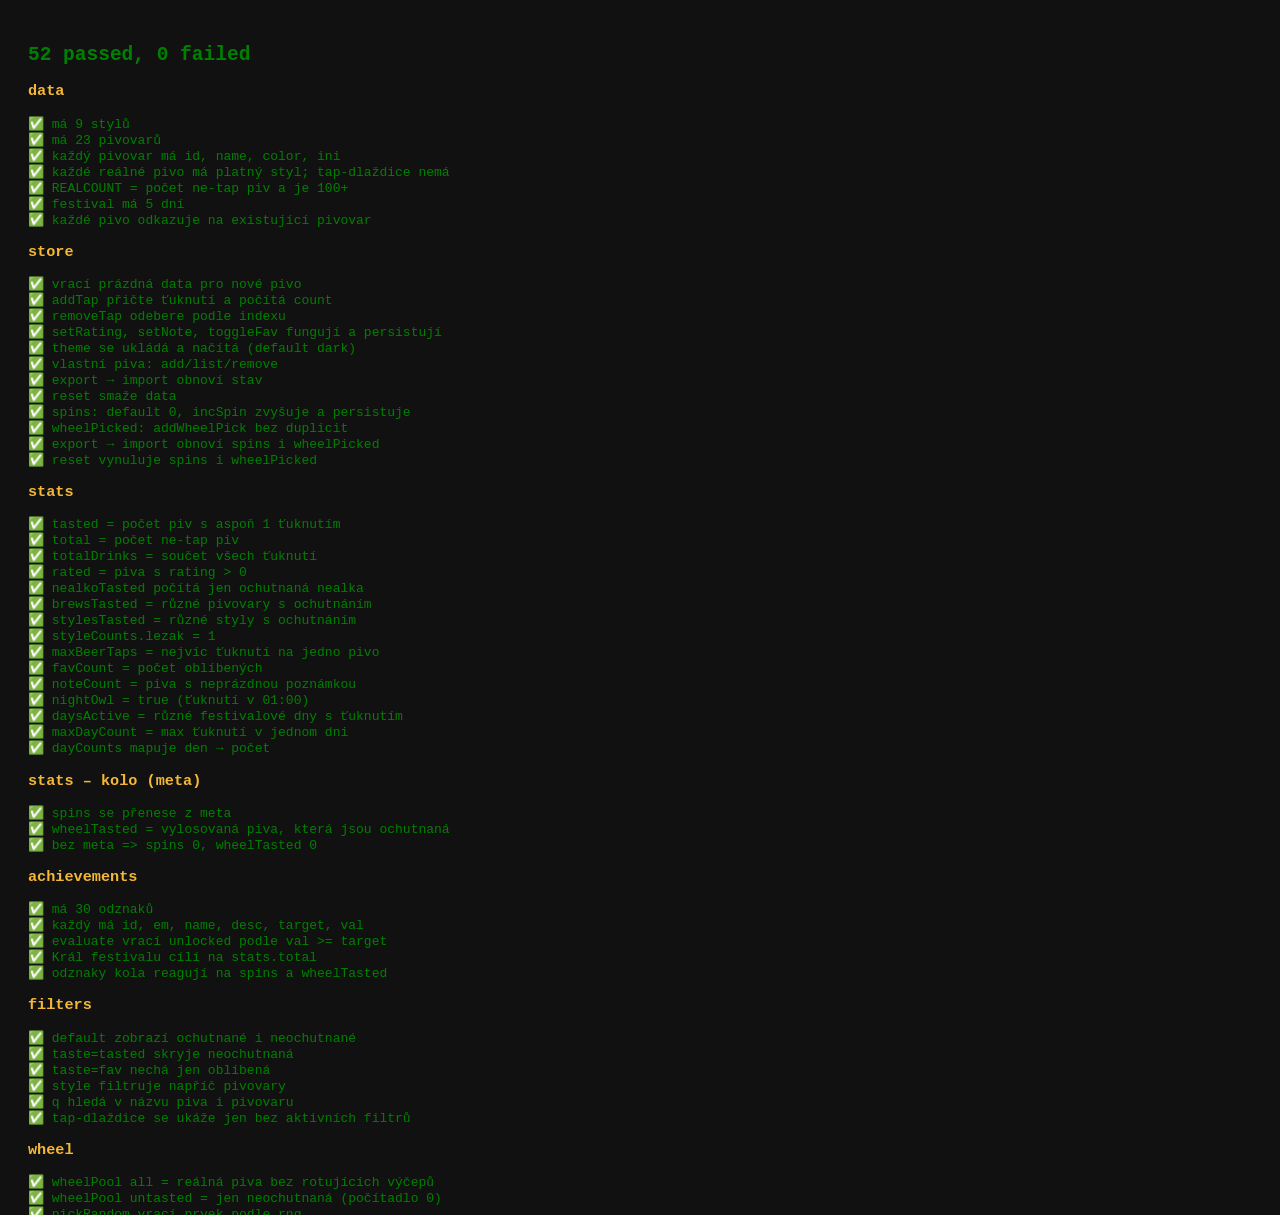
<file: tests/tests.html>
<!DOCTYPE html>
<html lang="cs"><head><meta charset="UTF-8"><title>Lokáč – testy</title>
<style>body{font-family:monospace;padding:20px;background:#111;color:#ddd} h3{color:#f4b836}</style>
</head><body><div id="out"></div>
<script type="module">
  import { run } from './harness.js';
  import './test-data.js';
  import './test-store.js';
  import './test-stats.js';
  import './test-achievements.js';
  import './test-filters.js';
  import './test-wheel.js';
  run(document.getElementById('out'));
</script>
</body></html>
</file>
<file: styles.css>
/* ---------- Téma / barvy ---------- */
:root[data-theme="dark"]{
  --bg:#0e0e12; --surface:#1a1a22; --surface2:#24242f; --text:#f5f3ef;
  --dim:#9a98a6; --border:#2e2e3a; --gold:#f4b836; --gold-soft:#3a2f12;
  --rock:#ff3e74; --rock-soft:#3a1424; --shadow:0 8px 24px rgba(0,0,0,.45);
}
:root[data-theme="light"]{
  --bg:#f3ead8; --surface:#fffdf8; --surface2:#f6eede; --text:#1d1a15;
  --dim:#766c59; --border:#e6dac2; --gold:#cf8d04; --gold-soft:#f6e6bf;
  --rock:#e0245e; --rock-soft:#fbd9e4; --shadow:0 8px 22px rgba(120,90,30,.18);
}
*{box-sizing:border-box; margin:0; padding:0}
body{margin:0; font-family:system-ui,"Segoe UI",Roboto,sans-serif;}

/* ---------- Appka fullscreen ---------- */
.app{position:fixed; inset:0; display:flex; flex-direction:column; background:var(--bg); color:var(--text); transition:background .25s,color .25s;}

/* ---------- Záhlaví appky ---------- */
.head{padding:30px 16px 12px; display:flex; align-items:flex-start; justify-content:space-between;
  background:linear-gradient(180deg,var(--surface),transparent); flex:0 0 auto}
.head .title{font-family:"Oswald","Arial Narrow",Impact,sans-serif; text-transform:uppercase}
.head .title b{font-size:27px; letter-spacing:1px; display:block; line-height:1}
.head .title b i{color:var(--gold); font-style:normal}
.head .title b em{color:var(--rock); font-style:normal}
.head .title small{color:var(--dim); font-size:11px; letter-spacing:1.5px}
.theme-btn{background:var(--surface2); border:1px solid var(--border); color:var(--text);
  width:40px; height:40px; border-radius:50%; font-size:18px; cursor:pointer; flex:0 0 auto}

/* ---------- Obsah / scroll ---------- */
.body{flex:1 1 auto; overflow-y:auto; padding:4px 14px 90px}
.body::-webkit-scrollbar{width:0}

/* ---------- Hledání + filtry ---------- */
.search{display:flex; align-items:center; gap:8px; background:var(--surface);
  border:1px solid var(--border); border-radius:14px; padding:10px 12px; margin:6px 0 10px}
.search input{flex:1; background:transparent; border:none; color:var(--text); font-size:14px; outline:none}
.search .ic{color:var(--dim)}
.seg{display:flex; gap:6px; overflow-x:auto; padding-bottom:8px; margin-bottom:6px}
.seg::-webkit-scrollbar{height:0}
.chip{flex:0 0 auto; background:var(--surface); border:1px solid var(--border); color:var(--dim);
  padding:7px 13px; border-radius:999px; font-size:12.5px; cursor:pointer; white-space:nowrap; font-weight:600}
.chip.active{background:var(--gold); color:#1a1407; border-color:var(--gold)}
.selrow{display:flex; gap:8px; margin-bottom:8px}
.selrow select{flex:1; background:var(--surface); border:1px solid var(--border); color:var(--text);
  padding:8px 10px; border-radius:11px; font-size:12.5px; outline:none}
.count{font-size:11.5px; color:var(--dim); margin:0 2px 10px; display:flex; justify-content:space-between}
.count a{color:var(--rock); cursor:pointer; text-decoration:none}

/* ---------- Sekce pivovaru ---------- */
.brew{margin-bottom:12px; background:var(--surface); border:1px solid var(--border);
  border-radius:16px; overflow:hidden; box-shadow:var(--shadow)}
.brew-head{display:flex; align-items:center; gap:12px; padding:12px; cursor:pointer; position:relative}
.brew-head::before{content:""; position:absolute; left:0; top:0; bottom:0; width:5px; background:var(--accent)}
.logo{width:42px; height:42px; border-radius:11px; flex:0 0 auto; display:flex; align-items:center;
  justify-content:center; font-family:"Oswald",Impact,sans-serif; font-weight:700; font-size:15px;
  color:#fff; text-shadow:0 1px 2px rgba(0,0,0,.4); letter-spacing:.5px}
.brew-head .bn{flex:1}
.brew-head .bn b{font-size:15px; display:block}
.brew-head .bn small{color:var(--dim); font-size:11.5px}
.prog{display:flex; align-items:center; gap:7px}
.prog .bar{width:46px; height:6px; border-radius:3px; background:var(--border); overflow:hidden}
.prog .bar i{display:block; height:100%; background:var(--gold)}
.prog small{font-size:10.5px; color:var(--dim)}
.caret{color:var(--dim); transition:transform .2s; font-size:12px}
.brew.open .caret{transform:rotate(90deg)}
.beers{display:none; padding:0 10px 8px}
.brew.open .beers{display:block}

/* ---------- Karta piva ---------- */
.beer{display:flex; align-items:center; gap:10px; padding:11px 8px; border-top:1px solid var(--border)}
.beer .info{flex:1; min-width:0; cursor:pointer}
.beer .info b{font-size:13.5px; display:block; line-height:1.25}
.beer .meta{display:flex; gap:6px; flex-wrap:wrap; margin-top:4px; align-items:center}
.tag{font-size:10px; padding:2px 7px; border-radius:6px; background:var(--surface2); color:var(--dim); font-weight:600}
.tag.abv{background:var(--gold-soft); color:var(--gold)}
.tag.naf{background:var(--rock-soft); color:var(--rock)}
.stars-mini{color:var(--gold); font-size:11px; letter-spacing:1px}
.cnt{background:var(--rock); color:#fff; font-size:10.5px; font-weight:800; padding:2px 7px; border-radius:999px}
.heart{color:var(--rock); font-size:13px}
.plus{flex:0 0 auto; width:44px; height:44px; border-radius:13px; border:none; cursor:pointer;
  background:linear-gradient(160deg,var(--gold),#e89a12); color:#1a1407; font-weight:800; font-size:20px;
  display:flex; align-items:center; justify-content:center; position:relative; box-shadow:0 3px 8px rgba(0,0,0,.25)}
.plus:active{transform:scale(.9)}
.tapdle{padding:11px 8px; border-top:1px solid var(--border); display:flex; gap:10px; align-items:center; color:var(--dim); font-size:12.5px}

.foam{position:absolute; inset:0; border-radius:13px; overflow:hidden; pointer-events:none}
.foam i{position:absolute; bottom:0; left:0; right:0; height:0; background:rgba(255,255,255,.55); animation:fill .5s ease-out}
@keyframes fill{0%{height:0}60%{height:100%}100%{height:0; opacity:0}}

/* ---------- Detail (spodní list) ---------- */
.sheet-bg{position:absolute; inset:0; background:rgba(0,0,0,.5); opacity:0; pointer-events:none;
  transition:opacity .25s; z-index:60}
.sheet-bg.show{opacity:1; pointer-events:auto}
.sheet{position:absolute; left:0; right:0; bottom:0; max-height:88%; overflow-y:auto;
  background:var(--surface); border-radius:24px 24px 0 0; transform:translateY(100%);
  transition:transform .3s cubic-bezier(.2,.8,.2,1); z-index:61; padding:8px 18px 26px}
.sheet.show{transform:translateY(0)}
.grip{width:42px; height:5px; border-radius:3px; background:var(--border); margin:8px auto 14px}
.d-top{display:flex; gap:14px; align-items:center; margin-bottom:16px}
.d-top .logo{width:56px; height:56px; border-radius:14px; font-size:19px}
.d-top b{font-size:19px; display:block; line-height:1.15}
.d-top small{color:var(--dim); font-size:12.5px}
.bigplus{width:100%; border:none; cursor:pointer; padding:15px; border-radius:16px; margin-bottom:8px;
  background:linear-gradient(160deg,var(--gold),#e89a12); color:#1a1407; font-weight:800; font-size:16px;
  font-family:"Oswald",Impact,sans-serif; letter-spacing:1px; text-transform:uppercase; position:relative; overflow:hidden}
.bigplus:active{transform:scale(.98)}
.d-count{text-align:center; color:var(--dim); font-size:13px; margin-bottom:14px}
.d-count b{color:var(--rock); font-size:15px}
.d-label{font-size:11px; color:var(--dim); text-transform:uppercase; letter-spacing:1.5px; margin:16px 0 8px; font-weight:700}
.d-stars{font-size:34px; color:var(--border); cursor:pointer; letter-spacing:4px}
.d-stars b{color:var(--gold); cursor:pointer}
.d-stars b:hover{color:var(--gold)}
.favbtn{display:inline-flex; align-items:center; gap:8px; background:var(--surface2);
  border:1px solid var(--border); color:var(--text); padding:10px 16px; border-radius:12px; cursor:pointer; font-size:14px; font-weight:600}
.favbtn.on{background:var(--rock-soft); color:var(--rock); border-color:var(--rock)}
textarea{width:100%; background:var(--surface2); border:1px solid var(--border); color:var(--text);
  border-radius:12px; padding:12px; font-size:13.5px; font-family:inherit; resize:vertical; min-height:74px; outline:none}
.hist{font-size:12.5px; color:var(--dim)}
.hist .h-item{display:flex; justify-content:space-between; padding:8px 0; border-bottom:1px solid var(--border)}
.hist .h-item button{background:none; border:none; color:var(--rock); cursor:pointer; font-size:12px}

/* ---------- Statistiky ---------- */
.ring-wrap{display:flex; flex-direction:column; align-items:center; padding:14px 0 6px}
.ring{position:relative; width:170px; height:170px}
.ring svg{transform:rotate(-90deg)}
.ring .mid{position:absolute; inset:0; display:flex; flex-direction:column; align-items:center; justify-content:center}
.ring .mid b{font-family:"Oswald",Impact,sans-serif; font-size:42px; line-height:1; color:var(--gold)}
.ring .mid small{color:var(--dim); font-size:12px; margin-top:3px}
.ring .mid em{color:var(--rock); font-style:normal; font-size:11.5px; margin-top:4px; font-weight:700}
.statcards{display:grid; grid-template-columns:1fr 1fr; gap:10px; margin:14px 0}
.sc{background:var(--surface); border:1px solid var(--border); border-radius:14px; padding:13px}
.sc b{font-family:"Oswald",Impact,sans-serif; font-size:26px; color:var(--gold); display:block}
.sc small{color:var(--dim); font-size:11.5px}
.panel{background:var(--surface); border:1px solid var(--border); border-radius:16px; padding:14px; margin-bottom:12px}
.panel h3{font-family:"Oswald",Impact,sans-serif; text-transform:uppercase; font-size:14px; letter-spacing:1px; margin-bottom:12px; color:var(--text)}
.rank{display:flex; align-items:center; gap:10px; padding:7px 0}
.rank .n{width:20px; color:var(--dim); font-weight:700; font-size:13px}
.rank .nm{flex:1; font-size:13px}
.rank .nm small{color:var(--dim); display:block; font-size:10.5px}
.rank .v{color:var(--gold); font-size:12.5px; font-weight:700}
.rank .v.rk{color:var(--rock)}
.barrow{display:flex; align-items:center; gap:9px; margin:7px 0; font-size:12px}
.barrow .lbl{width:96px; color:var(--dim); flex:0 0 auto}
.barrow .track{flex:1; height:9px; background:var(--surface2); border-radius:5px; overflow:hidden}
.barrow .track i{display:block; height:100%; border-radius:5px; background:var(--gold)}
.barrow .num{width:18px; text-align:right; color:var(--text); font-weight:700}
.days{display:flex; align-items:flex-end; gap:10px; height:120px; padding-top:8px}
.day{flex:1; display:flex; flex-direction:column; align-items:center; gap:6px; height:100%; justify-content:flex-end}
.day .col{width:70%; background:linear-gradient(180deg,var(--gold),#e89a12); border-radius:6px 6px 0 0; min-height:3px}
.day .dl{font-size:10px; color:var(--dim)}
.day .dv{font-size:11px; font-weight:700}

/* ---------- Odznaky ---------- */
.badges{display:grid; grid-template-columns:1fr 1fr; gap:12px; padding-top:6px}
.badge{background:var(--surface); border:1px solid var(--border); border-radius:16px; padding:16px 12px; text-align:center; position:relative; overflow:hidden}
.badge.locked{opacity:.6}
.badge .em{font-size:34px; filter:grayscale(1)}
.badge.unlocked .em{filter:none; animation:pop .4s ease}
@keyframes pop{0%{transform:scale(.4)}70%{transform:scale(1.2)}100%{transform:scale(1)}}
.badge b{display:block; font-size:13px; margin:8px 0 3px}
.badge small{color:var(--dim); font-size:10.5px; line-height:1.3; display:block}
.badge .pbar{height:5px; background:var(--surface2); border-radius:3px; margin-top:9px; overflow:hidden}
.badge .pbar i{display:block; height:100%; background:var(--rock)}
.badge.unlocked{border-color:var(--gold)}
.badge.unlocked::after{content:"✓"; position:absolute; top:8px; right:10px; color:var(--gold); font-weight:800}
.badge.unlocked .pbar i{background:var(--gold)}

/* ---------- Nastavení ---------- */
.setrow{display:flex; align-items:center; justify-content:space-between; background:var(--surface);
  border:1px solid var(--border); border-radius:14px; padding:14px 15px; margin-bottom:10px}
.setrow .l b{font-size:14px; display:block}
.setrow .l small{color:var(--dim); font-size:11.5px}
.setrow button, .btn{background:var(--surface2); border:1px solid var(--border); color:var(--text);
  padding:9px 14px; border-radius:10px; cursor:pointer; font-size:13px; font-weight:600}
.btn.gold{background:var(--gold); color:#1a1407; border-color:var(--gold)}
.btn.danger{background:var(--rock-soft); color:var(--rock); border-color:var(--rock)}
.switch{width:52px; height:30px; border-radius:999px; background:var(--surface2); border:1px solid var(--border);
  position:relative; cursor:pointer}
.switch i{position:absolute; top:3px; left:3px; width:22px; height:22px; border-radius:50%; background:var(--gold); transition:left .2s}
:root[data-theme="light"] .switch i{left:25px}
.fld{width:100%; background:var(--surface2); border:1px solid var(--border); color:var(--text);
  border-radius:11px; padding:11px; font-size:13.5px; margin-bottom:9px; outline:none}

/* ---------- Plovoucí tlačítko + ---------- */
.fab{position:absolute; right:16px; bottom:78px; width:54px; height:54px; border-radius:50%; border:none; z-index:40;
  background:linear-gradient(160deg,var(--rock),#c91d52); color:#fff; font-size:28px; cursor:pointer;
  box-shadow:0 8px 20px rgba(0,0,0,.4); display:flex; align-items:center; justify-content:center}
.fab:active{transform:scale(.92)}

/* ---------- Spodní lišta ---------- */
.tabs{flex:0 0 auto; display:flex; background:var(--surface); border-top:1px solid var(--border); padding:8px 4px 14px}
.tab{flex:1; background:none; border:none; cursor:pointer; color:var(--dim); display:flex; flex-direction:column;
  align-items:center; gap:3px; font-size:10px; padding:4px}
.tab .ti{font-size:20px}
.tab.active{color:var(--gold)}
.scr{display:none}
.scr.active{display:block}
h2.scr-title{font-family:"Oswald",Impact,sans-serif; text-transform:uppercase; letter-spacing:1px; font-size:20px; margin:8px 2px 12px}

/* ---------- Kolo štěstí (casino automat) ---------- */
.wheel-modes{justify-content:center; margin-bottom:14px}
.slot{position:relative; margin:6px auto 16px; max-width:340px; border-radius:18px; padding:10px;
  background:linear-gradient(160deg,#2a0f1e,#10131f);
  border:2px solid var(--gold);
  box-shadow:0 0 0 3px rgba(0,0,0,.4), 0 0 22px rgba(244,184,54,.35), inset 0 0 18px rgba(0,0,0,.6)}
.slot-lights{display:flex; justify-content:space-between; padding:2px 6px}
.slot-lights i{width:10px; height:10px; border-radius:50%; background:var(--gold); box-shadow:0 0 8px var(--gold)}
.slot-lights i:nth-child(even){background:var(--rock); box-shadow:0 0 8px var(--rock)}
.slot.spinning .slot-lights i{animation:blink .35s infinite alternate}
.slot.spinning .slot-lights i:nth-child(even){animation-delay:.17s}
@keyframes blink{from{opacity:.25}to{opacity:1}}
.slot-window{margin:8px 4px; min-height:150px; border-radius:12px; background:#05070d;
  border:1px solid rgba(244,184,54,.4); display:flex; align-items:center; justify-content:center;
  padding:16px; overflow:hidden}
.reel{font-family:"Oswald",Impact,sans-serif; text-transform:uppercase; letter-spacing:.5px;
  font-size:20px; color:var(--gold); text-align:center; line-height:1.2}
.reel.rolling{filter:blur(.4px); opacity:.92}
.wheel-result{text-align:center; display:flex; flex-direction:column; align-items:center; gap:6px}
.wheel-result .logo{width:60px; height:60px; border-radius:14px; font-size:20px}
.wr-name{font-family:"Oswald",Impact,sans-serif; text-transform:uppercase; font-size:20px; color:var(--gold); line-height:1.1}
.wr-brew{color:var(--dim); font-size:12.5px}
.wr-tags{display:flex; gap:6px; flex-wrap:wrap; justify-content:center; margin-top:2px}
.spin-btn{display:block; width:100%; max-width:340px; margin:0 auto; border:none; cursor:pointer;
  font-family:"Oswald",Impact,sans-serif; text-transform:uppercase; letter-spacing:1px; font-size:18px;
  padding:15px; border-radius:16px; color:#1a1407;
  background:linear-gradient(160deg,var(--gold),#e89a12); box-shadow:0 6px 18px rgba(244,184,54,.4)}
.spin-btn:active{transform:scale(.98)}
.spin-btn:disabled{opacity:.6; cursor:default; box-shadow:none}
.wheel-hint{text-align:center; color:var(--dim); font-size:12.5px; margin-top:10px}
.wheel-actions{display:flex; gap:10px; max-width:340px; margin:12px auto 0}
.wheel-actions .btn{flex:1; text-align:center; padding:12px}
.wheel-empty{text-align:center; padding:30px 16px; max-width:340px; margin:0 auto}
.wheel-empty .we-emoji{font-size:48px}
.wheel-empty .we-title{font-family:"Oswald",Impact,sans-serif; text-transform:uppercase; font-size:22px; color:var(--gold); margin:8px 0 4px}
.wheel-empty .we-sub{color:var(--dim); font-size:13px; margin-bottom:16px}
</file>
